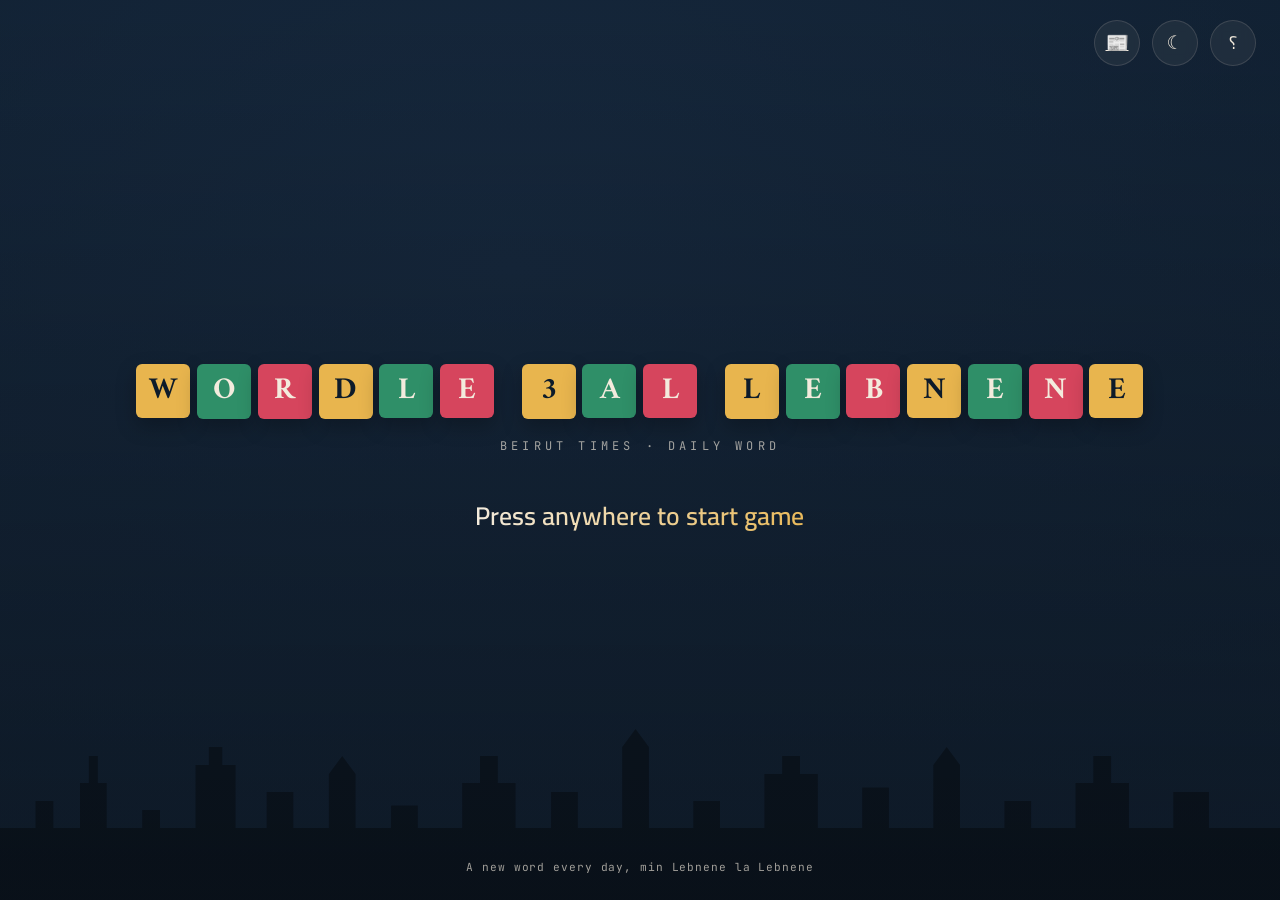
<file: index.html>
<!DOCTYPE html>
<html lang="en">
<head>
  <meta charset="UTF-8">
  <meta name="viewport" content="width=device-width, initial-scale=1.0">
  <title>Wordle 3al Lebnene — Beirut Times</title>
  <meta name="description" content="A daily word game in Lebanese Arabizi. Guess the word before you run out of tries.">

  <!-- Bootstrap 5 (used across internal pages; layout on this page is hand-written flexbox) -->
  <link href="https://cdn.jsdelivr.net/npm/bootstrap@5.3.3/dist/css/bootstrap.min.css" rel="stylesheet">

  <!-- Fonts: Amiri (display, Arabic-rooted serif), Cairo (bilingual UI sans), JetBrains Mono (utility/labels) -->
  <link rel="preconnect" href="https://fonts.googleapis.com">
  <link rel="preconnect" href="https://fonts.gstatic.com" crossorigin>
  <link href="https://fonts.googleapis.com/css2?family=Amiri:wght@400;700&family=Cairo:wght@400;600;800&family=JetBrains+Mono:wght@400;600&display=swap" rel="stylesheet">

  <link rel="stylesheet" href="css/style.css">
</head>
<body>

  <!-- Animated backdrop: gradient + drifting sparkle layer, the gradient stays as a readability overlay. -->
  <div class="backdrop" id="bg-photo" aria-hidden="true">
    <div class="backdrop__gradient"></div>
    <div class="backdrop__sparkles" id="sparkle-layer"></div>
    <svg class="backdrop__skyline" viewBox="0 0 1440 220" preserveAspectRatio="none" aria-hidden="true">
      <path d="M0,220 L0,140 L40,140 L40,110 L60,110 L60,140 L90,140 L90,90 L100,90 L100,60 L110,60 L110,90 L120,90 L120,140 L160,140 L160,120 L180,120 L180,140 L220,140 L220,70 L235,70 L235,50 L250,50 L250,70 L265,70 L265,140 L300,140 L300,100 L330,100 L330,140 L370,140 L370,80 L385,60 L400,80 L400,140 L440,140 L440,115 L470,115 L470,140 L520,140 L520,90 L540,90 L540,60 L560,60 L560,90 L580,90 L580,140 L620,140 L620,100 L650,100 L650,140 L700,140 L700,50 L715,30 L730,50 L730,140 L780,140 L780,110 L810,110 L810,140 L860,140 L860,80 L880,80 L880,60 L900,60 L900,80 L920,80 L920,140 L970,140 L970,95 L1000,95 L1000,140 L1050,140 L1050,70 L1065,50 L1080,70 L1080,140 L1130,140 L1130,110 L1160,110 L1160,140 L1210,140 L1210,90 L1230,90 L1230,60 L1250,60 L1250,90 L1270,90 L1270,140 L1320,140 L1320,100 L1360,100 L1360,140 L1440,140 L1440,220 Z" />
    </svg>
  </div>

  <!-- Top utility bar -->
  <header class="topbar">
    <a class="icon-btn" id="about-link" href="about.html" aria-label="About Wordle & reader testimonials" title="About & testimonials">
      <span class="icon-btn__glyph" aria-hidden="true">📰</span>
    </a>
    <button type="button" class="icon-btn" id="theme-toggle" aria-label="Switch between dark and light mode" title="Toggle theme">
      <span class="icon-btn__glyph" id="theme-icon" aria-hidden="true">☾</span>
    </button>
    <button type="button" class="icon-btn" id="info-btn" aria-haspopup="dialog" aria-controls="info-modal" aria-label="How to play, history and description" title="About the game">
      <span class="icon-btn__glyph" aria-hidden="true">؟</span>
    </button>
  </header>

  <!-- Main start screen -->
  <main class="hero" id="start-zone">
    <div class="hero__content">
      <h1 class="tile-title" id="tile-title" aria-label="Wordle 3al Lebnene">
        <!-- Tiles are injected by JS so each letter can flip in on its own beat -->
      </h1>
      <p class="hero__masthead">Beirut Times &middot; Daily Word</p>

      <p class="hero__prompt" id="press-prompt">Press anywhere to start game</p>
    </div>
    <p class="hero__hint">A new word every day, min Lebnene la Lebnene</p>
  </main>


  <!-- Game screen: board + on-screen keyboard. Hidden until a game starts. -->
  <section class="game-screen" id="game-screen" hidden>
    <!-- Ambient weather (rain/snow/thunder/meteor), picked fresh each game -->
    <div class="weather-layer" id="weather-layer" aria-hidden="true"></div>
    <!-- Lightning flash used for the power-outage hazard -->
    <div class="outage-overlay" id="outage-overlay" style="z-index: -1;" aria-hidden="true"></div>
    <!-- Centered animated popup shown while the keyboard is down -->
    <div class="outage-popup" id="outage-popup" role="status" aria-live="assertive">
      <span class="outage-popup__icon" aria-hidden="true">⚡</span>
      <span class="outage-popup__text">Power outage! Keyboard is down…</span>
    </div>

    <header class="game-topbar">
      <button type="button" class="icon-btn" id="game-back-btn" aria-label="Back to main menu" title="Back to menu">
        <span class="icon-btn__glyph" aria-hidden="true">←</span>
      </button>
      <p class="game-topbar__title">Beirut Times &middot; Wordle</p>
      <div class="game-topbar__right">
        <button type="button" class="hint-btn" id="hint-btn" title="Reveal a letter — costs 1 try">
          <span aria-hidden="true">💡</span> <span id="hint-count">2</span>
        </button>
        <p class="game-topbar__tries" id="game-tries">Try 1/6</p>
      </div>
    </header>

    <div class="game-board" id="game-board" aria-label="Wordle board"></div>

    <p class="game-message" id="game-message" aria-live="polite"></p>

    <p class="game-theme" id="game-theme" aria-live="polite"></p>

    <div class="keyboard" id="keyboard" aria-label="On-screen keyboard"></div>
  </section>

  <!-- Info modal: gameplay / history / description, paginated -->
  <div class="modal-backdrop-custom" id="info-modal-backdrop" hidden></div>
  <section class="info-modal" id="info-modal" role="dialog" aria-modal="true" aria-labelledby="info-modal-title" hidden>
    <div class="info-modal__panel">
      <header class="info-modal__header">
        <h2 id="info-modal-title">About The Original Wordle Game </h2>
        <button type="button" class="icon-btn icon-btn--ghost" id="info-close" aria-label="Close">✕</button>
      </header>

      <!-- Loading state -->
      <div class="info-modal__state" id="info-loading">
        <div class="spinner" aria-hidden="true"></div>
        <p>Fetching today's rules from the newsroom…</p>
      </div>

      <!-- Error state -->
      <div class="info-modal__state" id="info-error" hidden>
        <p>Couldn't reach the Beirut Times desk. The connection dropped.</p>
        <button type="button" class="btn-primary" id="info-retry">Try again</button>
      </div>

      <!-- Loaded content: 3 paginated cards (gameplay / history / description) -->
      <div class="info-modal__body" id="info-body" hidden>
        <div class="card info-card" id="info-card">
          <div class="card-body">
            <span class="info-card__eyebrow" id="info-card-eyebrow">Gameplay</span>
            <h3 class="info-card__title" id="info-card-title"></h3>
            <p class="info-card__text" id="info-card-text"></p>
          </div>
        </div>

        <nav class="pager" aria-label="About sections">
          <button type="button" class="pager__arrow" id="pager-prev" aria-label="Previous section">‹</button>
          <div class="pager__dots" id="pager-dots"></div>
          <button type="button" class="pager__arrow" id="pager-next" aria-label="Next section">›</button>
        </nav>
      </div>
    </div>
  </section>

  <!-- Result modal: shown when a game finishes (win or loss) -->
  <div class="modal-backdrop-custom" id="result-modal-backdrop" hidden></div>
  <section class="info-modal result-modal" id="result-modal" role="dialog" aria-modal="true" aria-labelledby="result-modal-title" hidden>
    <div class="info-modal__panel result-modal__panel">
      <header class="info-modal__header">
        <h2 id="result-modal-title">Game over</h2>
      </header>

      <p class="result-modal__word">The word was <span id="result-word"></span></p>

      <div class="result-modal__stats" id="result-stats"></div>

      <div class="result-modal__actions">
        <button type="button" class="btn-primary" id="result-new-game">Play again</button>
        <button type="button" class="btn-secondary" id="result-main-menu">Main menu</button>
      </div>
    </div>
  </section>

  <script src="js/main.js" type="module"></script>
</body>
</html>
</file>
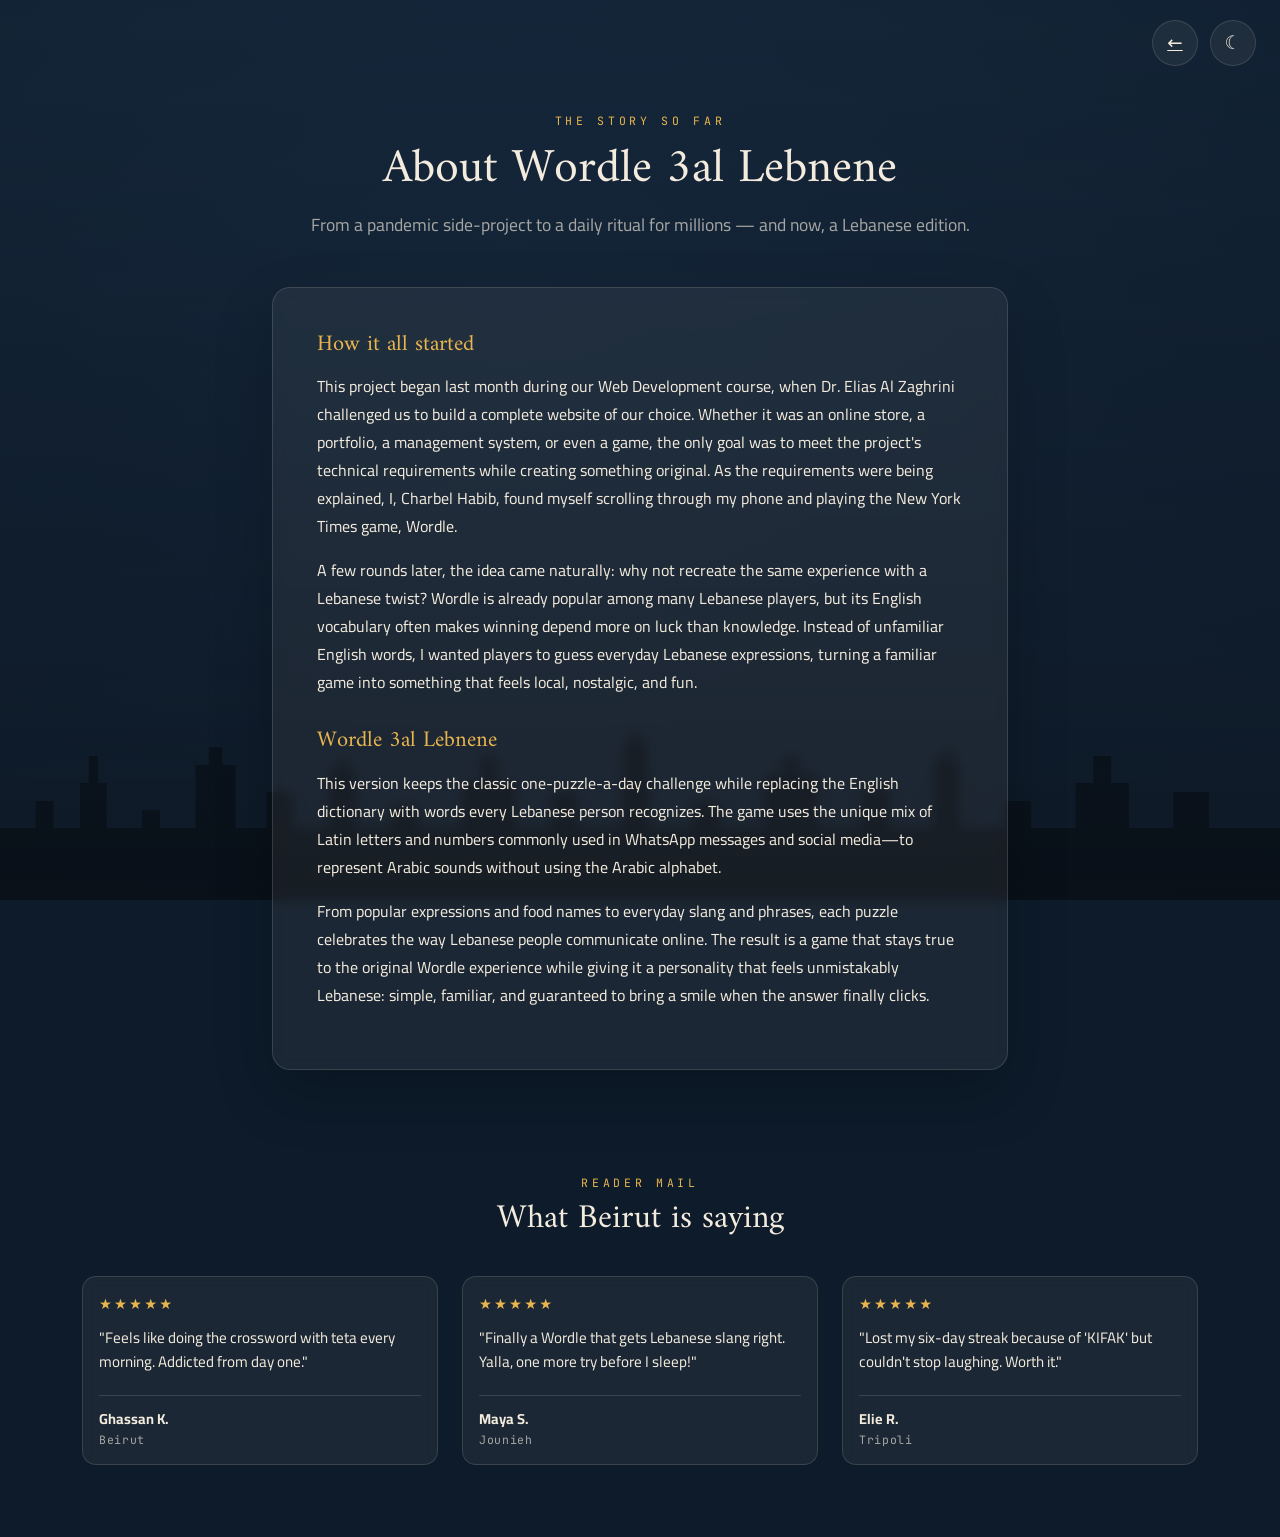
<file: about.html>
<!DOCTYPE html>
<html lang="en">
<head>
  <meta charset="UTF-8">
  <meta name="viewport" content="width=device-width, initial-scale=1.0">
  <title>About Wordle &amp; Testimonials — Beirut Times</title>
  <meta name="description" content="The history of Wordle and what Beirut is saying about Wordle 3al Lebnene.">

  <!-- Bootstrap 5 (used across internal pages; layout on this page is hand-written flexbox) -->
  <link href="https://cdn.jsdelivr.net/npm/bootstrap@5.3.3/dist/css/bootstrap.min.css" rel="stylesheet">

  <!-- Fonts: Amiri (display, Arabic-rooted serif), Cairo (bilingual UI sans), JetBrains Mono (utility/labels) -->
  <link rel="preconnect" href="https://fonts.googleapis.com">
  <link rel="preconnect" href="https://fonts.gstatic.com" crossorigin>
  <link href="https://fonts.googleapis.com/css2?family=Amiri:wght@400;700&family=Cairo:wght@400;600;800&family=JetBrains+Mono:wght@400;600&display=swap" rel="stylesheet">

  <link rel="stylesheet" href="css/style.css">
</head>
<body>

  <!-- Animated backdrop: gradient + drifting sparkle layer, same as the main menu -->
  <div class="backdrop" id="bg-photo" aria-hidden="true">
    <div class="backdrop__gradient"></div>
    <div class="backdrop__sparkles" id="sparkle-layer"></div>
    <svg class="backdrop__skyline" viewBox="0 0 1440 220" preserveAspectRatio="none" aria-hidden="true">
      <path d="M0,220 L0,140 L40,140 L40,110 L60,110 L60,140 L90,140 L90,90 L100,90 L100,60 L110,60 L110,90 L120,90 L120,140 L160,140 L160,120 L180,120 L180,140 L220,140 L220,70 L235,70 L235,50 L250,50 L250,70 L265,70 L265,140 L300,140 L300,100 L330,100 L330,140 L370,140 L370,80 L385,60 L400,80 L400,140 L440,140 L440,115 L470,115 L470,140 L520,140 L520,90 L540,90 L540,60 L560,60 L560,90 L580,90 L580,140 L620,140 L620,100 L650,100 L650,140 L700,140 L700,50 L715,30 L730,50 L730,140 L780,140 L780,110 L810,110 L810,140 L860,140 L860,80 L880,80 L880,60 L900,60 L900,80 L920,80 L920,140 L970,140 L970,95 L1000,95 L1000,140 L1050,140 L1050,70 L1065,50 L1080,70 L1080,140 L1130,140 L1130,110 L1160,110 L1160,140 L1210,140 L1210,90 L1230,90 L1230,60 L1250,60 L1250,90 L1270,90 L1270,140 L1320,140 L1320,100 L1360,100 L1360,140 L1440,140 L1440,220 Z" />
    </svg>
  </div>

  <!-- Top utility bar -->
  <header class="topbar">
    <a class="icon-btn" id="home-link" href="index.html" aria-label="Back to main menu" title="Back to menu">
      <span class="icon-btn__glyph" aria-hidden="true">←</span>
    </a>
    <button type="button" class="icon-btn" id="theme-toggle" aria-label="Switch between dark and light mode" title="Toggle theme">
      <span class="icon-btn__glyph" id="theme-icon" aria-hidden="true">☾</span>
    </button>
  </header>

  <main class="about-page">
    <!-- About Wordle: history section -->
    <section class="about-hero">
      <div class="container">
        <p class="about-hero__eyebrow">The story so far</p>
        <h1 class="about-hero__title">About Wordle 3al Lebnene</h1>
        <p class="about-hero__subtitle">From a pandemic side-project to a daily ritual for millions &mdash; and now, a Lebanese edition.</p>
      </div>
    </section>

    <section class="about-article">
      <div class="container">
        <div class="about-article__card">
          <h2 class="about-article__title">How it all started</h2>
          <p class="about-article__text">
            This project began last month during our Web Development course, 
            when Dr. Elias Al Zaghrini challenged us to build a complete website of our choice.
            Whether it was an online store, a portfolio, a management system, or even a game, 
            the only goal was to meet the project's technical requirements while creating something original.
            As the requirements were being explained, I, Charbel Habib, found myself scrolling through my phone
            and playing the New York Times game, Wordle.
          </p>
          <p class="about-article__text">
            A few rounds later, the idea came naturally: why not recreate the same experience with a Lebanese twist?
            Wordle is already popular among many Lebanese players, but its English vocabulary often makes winning 
            depend more on luck than knowledge. Instead of unfamiliar English words, I wanted players to guess everyday 
            Lebanese expressions, turning a familiar game into something that feels local, nostalgic, and fun.
          </p>
          <h2 class="about-article__title">Wordle 3al Lebnene</h2>
          <p class="about-article__text">
            This version keeps the classic one-puzzle-a-day challenge while replacing the English dictionary
            with words every Lebanese person recognizes. The game uses the unique mix of Latin letters and 
            numbers commonly used in WhatsApp messages and social media—to represent Arabic sounds without
            using the Arabic alphabet.
          </p>
          <p class="about-article__text">
            From popular expressions and food names to everyday slang and phrases, each puzzle celebrates the
            way Lebanese people communicate online. The result is a game that stays true to the original Wordle
            experience while giving it a personality that feels unmistakably Lebanese: simple, familiar, 
            and guaranteed to bring a smile when the answer finally clicks.
        </div>
      </div>
    </section>

    <!-- Testimonials: static Bootstrap cards -->
    <section class="testimonials" id="testimonials">
      <div class="container">
        <p class="testimonials__eyebrow">Reader mail</p>
        <h2 class="testimonials__title">What Beirut is saying</h2>

        <div class="row g-4 justify-content-center">
          <div class="col-12 col-md-6 col-lg-4">
            <div class="card testimonial-card h-100">
              <div class="card-body">
                <p class="testimonial-card__stars" aria-hidden="true">★★★★★</p>
                <p class="card-text testimonial-card__quote">"Feels like doing the crossword with teta every morning. Addicted from day one."</p>
                <div class="testimonial-card__author">
                  <span class="testimonial-card__name">Ghassan K.</span>
                  <span class="testimonial-card__role">Beirut</span>
                </div>
              </div>
            </div>
          </div>

          <div class="col-12 col-md-6 col-lg-4">
            <div class="card testimonial-card h-100">
              <div class="card-body">
                <p class="testimonial-card__stars" aria-hidden="true">★★★★★</p>
                <p class="card-text testimonial-card__quote">"Finally a Wordle that gets Lebanese slang right. Yalla, one more try before I sleep!"</p>
                <div class="testimonial-card__author">
                  <span class="testimonial-card__name">Maya S.</span>
                  <span class="testimonial-card__role">Jounieh</span>
                </div>
              </div>
            </div>
          </div>

          <div class="col-12 col-md-6 col-lg-4">
            <div class="card testimonial-card h-100">
              <div class="card-body">
                <p class="testimonial-card__stars" aria-hidden="true">★★★★★</p>
                <p class="card-text testimonial-card__quote">"Lost my six-day streak because of 'KIFAK' but couldn't stop laughing. Worth it."</p>
                <div class="testimonial-card__author">
                  <span class="testimonial-card__name">Elie R.</span>
                  <span class="testimonial-card__role">Tripoli</span>
                </div>
              </div>
            </div>
          </div>
        </div>
      </div>
    </section>
  </main>

  <script src="js/about.js" type="module"></script>
</body>
</html>
</file>
<file: css/style.css>
/* =========================================================
   3al Lebnene — Beirut Times
   Design tokens
   ========================================================= */
:root {
  /* Beirut night palette */
  --bg-night-1: #0d1b2a;
  --bg-night-2: #16283d;
  --cedar: #1b6b4c;
  --cedar-light: #2f8f68;
  --sea-gold: #e8b54e;
  --bougainvillea: #d6455d;
  --cream: #f3ebdd;
  --ink: #16222e;

  /* Semantic tokens (dark = default) */
  --color-bg-1: var(--bg-night-1);
  --color-bg-2: var(--bg-night-2);
  --color-text: var(--cream);
  --color-text-muted: rgba(243, 235, 221, 0.65);
  --color-accent: var(--sea-gold);
  --color-accent-2: var(--bougainvillea);
  --color-cedar: var(--cedar-light);
  --color-surface: rgba(243, 235, 221, 0.06);
  --color-surface-border: rgba(243, 235, 221, 0.14);
  --color-skyline: rgba(0, 0, 0, 0.35);

  --font-display: 'Amiri', 'Georgia', serif;
  --font-body: 'Cairo', system-ui, sans-serif;
  --font-mono: 'JetBrains Mono', ui-monospace, monospace;

  --transition-theme: 500ms ease;

  /* Wordle board feedback */
  --tile-correct: var(--cedar-light);
  --tile-present: var(--sea-gold);
  --tile-absent: rgba(243, 235, 221, 0.16);
  --tile-absent-text: var(--color-text-muted);
}

[data-theme="light"] {
  --color-bg-1: var(--cream);
  --color-bg-2: #eae0cc;
  --color-text: var(--ink);
  --color-text-muted: rgba(22, 34, 46, 0.62);
  --color-accent: var(--bougainvillea);
  --color-accent-2: var(--cedar);
  --color-cedar: var(--cedar);
  --color-surface: rgba(22, 34, 46, 0.05);
  --color-surface-border: rgba(22, 34, 46, 0.12);
  --color-skyline: rgba(22, 34, 46, 0.12);

  --tile-absent: rgba(22, 34, 46, 0.14);
}

/* =========================================================
   Base
   ========================================================= */
* {
  box-sizing: border-box;
}

html, body {
  height: 100%;
}

body {
  margin: 0;
  font-family: var(--font-body);
  color: var(--color-text);
  background: var(--color-bg-1);
  overflow-x: hidden;
  transition: background var(--transition-theme), color var(--transition-theme);
}

button {
  font-family: inherit;
  cursor: pointer;
}

h1, h2, h3 {
  font-family: var(--font-display);
  margin: 0;
}

p {
  margin: 0;
}

@media (prefers-reduced-motion: reduce) {
  *, *::before, *::after {
    animation-duration: 0.001ms !important;
    animation-iteration-count: 1 !important;
    transition-duration: 0.001ms !important;
  }
}

/* =========================================================
   Animated backdrop
   ========================================================= */
.backdrop {
  position: fixed;
  inset: 0;
  z-index: -3;
  background:
    radial-gradient(ellipse at 20% 15%, var(--color-bg-2) 0%, transparent 55%),
    linear-gradient(180deg, var(--color-bg-1) 0%, var(--color-bg-2) 60%, var(--color-bg-1) 100%);
  background-size: 200% 200%;
  animation: driftGradient 22s ease-in-out infinite;
  transition: background var(--transition-theme);
}

/* Placeholder for the user-supplied Beirut skyline photo.*/
@keyframes driftGradient {
  0%, 100% { background-position: 0% 0%; }
  50% { background-position: 100% 100%; }
}

.backdrop__gradient {
  position: absolute;
  inset: 0;
  background: linear-gradient(180deg, transparent 0%, var(--color-skyline) 100%);
}

.backdrop__skyline {
  position: absolute;
  bottom: 0;
  left: 0;
  width: 100%;
  height: 22vh;
  min-height: 140px;
  fill: var(--color-skyline);
  transition: fill var(--transition-theme);
}

.backdrop__sparkles {
  position: absolute;
  inset: 0;
  overflow: hidden;
}

.sparkle {
  position: absolute;
  border-radius: 50%;
  background: var(--color-accent);
  opacity: 0;
  animation: sparkleDrift linear infinite;
}

@keyframes sparkleDrift {
  0% { transform: translateY(0) scale(0.6); opacity: 0; }
  10% { opacity: 0.9; }
  90% { opacity: 0.5; }
  100% { transform: translateY(-40vh) scale(1); opacity: 0; }
}

/* =========================================================
   Top bar
   ========================================================= */
.topbar {
  position: fixed;
  top: 0;
  right: 0;
  z-index: 10;
  display: flex;
  gap: 0.75rem;
  padding: 1.25rem 1.5rem;
}

.icon-btn {
  display: flex;
  align-items: center;
  justify-content: center;
  width: 46px;
  height: 46px;
  border-radius: 50%;
  border: 1px solid var(--color-surface-border);
  background: var(--color-surface);
  backdrop-filter: blur(6px);
  color: var(--color-text);
  transition: transform 200ms ease, background 200ms ease, border-color 200ms ease;
}

.icon-btn:hover {
  transform: translateY(-2px);
  border-color: var(--color-accent);
}

.icon-btn:focus-visible {
  outline: 2px solid var(--color-accent);
  outline-offset: 2px;
}

.icon-btn__glyph {
  font-size: 1.15rem;
  line-height: 1;
}

.icon-btn--ghost {
  width: 38px;
  height: 38px;
}

/* =========================================================
   Hero / start screen
   ========================================================= */
.hero {
  position: relative;
  z-index: 1;
  min-height: 100vh;
  display: flex;
  flex-direction: column;
  align-items: center;
  justify-content: center;
  text-align: center;
  padding: 2rem 1.5rem;
  cursor: pointer;
}

.hero__content {
  display: flex;
  flex-direction: column;
  align-items: center;
  gap: 0.9rem;
}

/* Tile title: each letter is an injected .tile span, flip-in staggered */
.tile-title {
  display: flex;
  flex-wrap: wrap;
  justify-content: center;
  gap: 0.4rem;
  margin-bottom: 0.25rem;
}

.tile {
  --delay: 0s;
  display: inline-flex;
  align-items: center;
  justify-content: center;
  width: clamp(2.1rem, 6vw, 3.4rem);
  height: clamp(2.1rem, 6vw, 3.4rem);
  font-size: clamp(1.1rem, 3vw, 1.9rem);
  font-weight: 700;
  color: var(--bg-night-1);
  background: var(--color-accent);
  border-radius: 6px;
  transform-style: preserve-3d;
  transform: rotateX(90deg);
  animation: tileFlip 560ms ease forwards, tileFloat 4.5s ease-in-out infinite;
  animation-delay: var(--delay), calc(var(--delay) + 700ms);
  box-shadow: 0 8px 20px rgba(0,0,0,0.25);
  cursor: default;
}

.tile--cedar { background: var(--color-cedar); color: var(--cream); }
.tile--accent2 { background: var(--color-accent-2); color: var(--cream); }
.tile--gap { background: transparent; box-shadow: none; width: 0.9rem; animation: none; }

.tile__letter {
  display: inline-block;
  transition: transform 220ms cubic-bezier(0.34, 1.56, 0.64, 1), text-shadow 220ms ease;
}

.tile:hover .tile__letter {
  transform: scale(1.45);
  text-shadow: 0 0 14px rgba(255, 255, 255, 0.55);
}

.tile:hover {
  z-index: 2;
  box-shadow: 0 12px 26px rgba(0,0,0,0.35);
}

@keyframes tileFlip {
  0% { transform: rotateX(90deg); opacity: 0; }
  60% { transform: rotateX(-12deg); opacity: 1; }
  100% { transform: rotateX(0deg); opacity: 1; }
}

@keyframes tileFloat {
  0%, 100% { transform: translateY(0); }
  50% { transform: translateY(-6px); }
}

.hero__masthead {
  font-family: var(--font-mono);
  font-size: 0.75rem;
  letter-spacing: 0.35em;
  text-transform: uppercase;
  color: var(--color-text-muted);
}

.hero__prompt {
  margin-top: 1.75rem;
  font-family: var(--font-body);
  font-weight: 600;
  font-size: clamp(1.1rem, 2.4vw, 1.6rem);
  color: var(--color-text);
  background: linear-gradient(90deg, var(--color-text) 0%, var(--color-accent) 50%, var(--color-text) 100%);
  background-size: 220% auto;
  -webkit-background-clip: text;
  background-clip: text;
  -webkit-text-fill-color: transparent;
  animation: shimmerText 3.2s linear infinite, pulseScale 2.4s ease-in-out infinite;
}

@keyframes shimmerText {
  0% { background-position: 0% 50%; }
  100% { background-position: 220% 50%; }
}

@keyframes pulseScale {
  0%, 100% { transform: scale(1); opacity: 0.92; }
  50% { transform: scale(1.035); opacity: 1; }
}

.hero__hint {
  position: absolute;
  bottom: 1.5rem;
  left: 50%;
  transform: translateX(-50%);
  font-family: var(--font-mono);
  font-size: 0.7rem;
  letter-spacing: 0.08em;
  color: var(--color-text-muted);
}

/* =========================================================
   About page — history article + testimonials
   ========================================================= */
.about-page {
  position: relative;
  z-index: 1;
  padding-top: 5.5rem;
}

.about-hero {
  padding: 1.5rem 1.5rem 3rem;
  text-align: center;
}

.about-hero__eyebrow {
  font-family: var(--font-mono);
  font-size: 0.72rem;
  letter-spacing: 0.32em;
  text-transform: uppercase;
  color: var(--color-accent);
  margin-bottom: 0.75rem;
}

.about-hero__title {
  font-size: clamp(2rem, 6vw, 3rem);
  color: var(--color-text);
  margin-bottom: 0.75rem;
}

.about-hero__subtitle {
  max-width: 42rem;
  margin: 0 auto;
  color: var(--color-text-muted);
  font-size: clamp(0.95rem, 2vw, 1.1rem);
  line-height: 1.6;
}

.about-article {
  padding: 0 1.5rem 3.5rem;
}

.about-article__card {
  max-width: 46rem;
  margin: 0 auto;
  background: var(--color-surface);
  border: 1px solid var(--color-surface-border);
  border-radius: 18px;
  padding: clamp(1.5rem, 4vw, 2.75rem);
  backdrop-filter: blur(6px);
  box-shadow: 0 24px 60px rgba(0, 0, 0, 0.2);
}

.about-article__title {
  font-size: clamp(1.15rem, 2.6vw, 1.4rem);
  color: var(--color-accent);
  margin-bottom: 0.85rem;
}

.about-article__title:not(:first-child) {
  margin-top: 2rem;
}

.about-article__text {
  color: var(--color-text);
  line-height: 1.75;
  font-size: clamp(0.92rem, 1.8vw, 1rem);
  margin-bottom: 1rem;
}

/* ======================================
   Testimonials — static Bootstrap cards 
   ====================================== */
.testimonials {
  position: relative;
  z-index: 1;
  padding: 3rem 1.5rem 4.5rem;
  text-align: center;
}

.testimonials__eyebrow {
  font-family: var(--font-mono);
  font-size: 0.72rem;
  letter-spacing: 0.32em;
  text-transform: uppercase;
  color: var(--color-accent);
  margin-bottom: 0.5rem;
}

.testimonials__title {
  font-size: clamp(1.5rem, 4vw, 2.1rem);
  color: var(--color-text);
  margin-bottom: 2.25rem;
}

.testimonial-card {
  background: var(--color-surface);
  border: 1px solid var(--color-surface-border);
  border-radius: 14px;
  color: var(--color-text);
  text-align: left;
  backdrop-filter: blur(6px);
  transition: transform 200ms ease, border-color 200ms ease;
}

.testimonial-card:hover {
  transform: translateY(-4px);
  border-color: var(--color-accent);
}

.testimonial-card__stars {
  color: var(--color-accent);
  letter-spacing: 0.15em;
  margin-bottom: 0.75rem;
  font-size: 0.9rem;
}

.testimonial-card__quote {
  color: var(--color-text);
  line-height: 1.6;
  font-size: 0.95rem;
  margin-bottom: 1.25rem;
}

.testimonial-card__author {
  display: flex;
  flex-direction: column;
  gap: 0.1rem;
  border-top: 1px solid var(--color-surface-border);
  padding-top: 0.75rem;
}

.testimonial-card__name {
  font-weight: 700;
  font-family: var(--font-body);
  font-size: 0.9rem;
}

.testimonial-card__role {
  font-family: var(--font-mono);
  font-size: 0.72rem;
  letter-spacing: 0.06em;
  color: var(--color-text-muted);
}

/* =========================================================
   Info modal
   ========================================================= */
.modal-backdrop-custom {
  position: fixed;
  inset: 0;
  z-index: 20;
  background: rgba(13, 27, 42, 0.55);
  backdrop-filter: blur(3px);
}

.info-modal {
  position: fixed;
  inset: 0;
  z-index: 21;
  display: flex;
  align-items: center;
  justify-content: center;
  padding: 1.5rem;
}

.info-modal__panel {
  width: min(560px, 100%);
  background: var(--color-bg-2);
  border: 1px solid var(--color-surface-border);
  border-radius: 16px;
  box-shadow: 0 24px 60px rgba(0,0,0,0.35);
  padding: 1.75rem;
  animation: modalRise 320ms ease;
}

@keyframes modalRise {
  from { opacity: 0; transform: translateY(16px) scale(0.98); }
  to { opacity: 1; transform: translateY(0) scale(1); }
}

.info-modal__header {
  display: flex;
  align-items: center;
  justify-content: space-between;
  margin-bottom: 1.25rem;
}

.info-modal__header h2 {
  font-size: 1.3rem;
  color: var(--color-text);
}

.info-modal__state {
  display: flex;
  flex-direction: column;
  align-items: center;
  gap: 1rem;
  padding: 2.5rem 1rem;
  text-align: center;
  color: var(--color-text-muted);
  font-family: var(--font-mono);
  font-size: 0.9rem;
}

.spinner {
  width: 34px;
  height: 34px;
  border-radius: 50%;
  border: 3px solid var(--color-surface-border);
  border-top-color: var(--color-accent);
  animation: spin 800ms linear infinite;
}

@keyframes spin {
  to { transform: rotate(360deg); }
}

.btn-primary {
  border: none;
  border-radius: 999px;
  padding: 0.55rem 1.4rem;
  background: var(--color-accent);
  color: var(--bg-night-1);
  font-weight: 700;
  font-family: var(--font-body);
}

.info-card {
  background: var(--color-surface);
  border: 1px solid var(--color-surface-border);
  border-radius: 12px;
  color: var(--color-text);
}

.info-card__eyebrow {
  display: inline-block;
  font-family: var(--font-mono);
  font-size: 0.7rem;
  letter-spacing: 0.18em;
  text-transform: uppercase;
  color: var(--color-accent);
  margin-bottom: 0.5rem;
}

.info-card__title {
  font-size: 1.25rem;
  margin-bottom: 0.6rem;
}

.info-card__text {
  color: var(--color-text-muted);
  line-height: 1.6;
  font-size: 0.95rem;
  max-height: 260px;
  overflow-y: auto;
  padding-right: 0.25rem;
}

.info-card__text p + p {
  margin-top: 0.85rem;
}

.pager {
  display: flex;
  align-items: center;
  justify-content: center;
  gap: 1rem;
  margin-top: 1.5rem;
}

.pager__arrow {
  width: 36px;
  height: 36px;
  border-radius: 50%;
  border: 1px solid var(--color-surface-border);
  background: transparent;
  color: var(--color-text);
  font-size: 1.1rem;
}

.pager__arrow:hover {
  border-color: var(--color-accent);
}

.pager__arrow:disabled {
  opacity: 0.35;
  cursor: not-allowed;
}

.pager__dots {
  display: flex;
  gap: 0.5rem;
}

.pager__dot {
  width: 8px;
  height: 8px;
  border-radius: 50%;
  background: var(--color-surface-border);
  border: none;
  padding: 0;
  transition: background 200ms ease, transform 200ms ease;
}

.pager__dot--active {
  background: var(--color-accent);
  transform: scale(1.25);
}

/* =========================================================
   Game screen — board + keyboard
   ========================================================= */
.hero[hidden],
.game-screen[hidden] {
  display: none;
}

.game-screen {
  position: fixed;
  inset: 0;
  z-index: 5;
  display: flex;
  flex-direction: column;
  align-items: center;
  gap: clamp(1rem, 3vh, 2rem);
  padding: 5.5rem 1rem 2rem;
  min-height: 100vh;
  overflow-y: auto;
  overflow-x: hidden;
}

/* Ambient weather layer — sits behind all game-screen content */
.weather-layer {
  position: absolute;
  inset: 0;
  overflow: hidden;
  pointer-events: none;
  z-index: 0;
}

.weather-drop {
  position: absolute;
  top: -10%;
  width: 2px;
  height: 60px;
  background: linear-gradient(180deg, transparent, rgba(180, 210, 255, 0.55));
  animation: rainFall linear infinite;
}

@keyframes rainFall {
  0% { transform: translateY(-10vh); opacity: 0; }
  10% { opacity: 0.8; }
  100% { transform: translateY(110vh); opacity: 0.4; }
}

.weather-flake {
  position: absolute;
  top: -5%;
  border-radius: 50%;
  background: rgba(255, 255, 255, 0.85);
  animation: snowFall linear infinite;
}

@keyframes snowFall {
  0% { transform: translate(0, -5vh); opacity: 0; }
  10% { opacity: 0.9; }
  50% { transform: translate(14px, 50vh); }
  100% { transform: translate(-10px, 110vh); opacity: 0.6; }
}

.weather-flash,
.outage-overlay {
  position: absolute;
  inset: 0;
  background: radial-gradient(circle at 50% 20%, rgba(255, 255, 255, 0.9), rgba(180, 200, 255, 0.15) 40%, transparent 70%);
  opacity: 0;
}

.weather-flash--active,
.outage-overlay--active {
  animation: lightningFlash 700ms ease-out;
}

@keyframes lightningFlash {
  0% { opacity: 0; }
  8% { opacity: 0.9; }
  16% { opacity: 0.15; }
  24% { opacity: 0.8; }
  35% { opacity: 0; }
  100% { opacity: 0; }
}

.weather-meteor {
  position: absolute;
  width: 3px;
  height: 3px;
  border-radius: 50%;
  background: var(--sea-gold);
  box-shadow: 0 0 12px 2px rgba(232, 181, 78, 0.8);
  animation: meteorShoot ease-in forwards;
}

.weather-meteor::before {
  content: '';
  position: absolute;
  top: 50%;
  right: 100%;
  width: 90px;
  height: 1.5px;
  background: linear-gradient(90deg, transparent, rgba(232, 181, 78, 0.7));
  transform: translateY(-50%);
}

@keyframes meteorShoot {
  0% { transform: translate(0, 0); opacity: 0; }
  8% { opacity: 1; }
  100% { transform: translate(-60vw, 60vh); opacity: 0; }
}

/* Power-outage flash sits above the weather layer but below content */
.outage-overlay {
  z-index: 2;
}

/* Centered animated popup announcing the power outage */
.outage-popup {
  position: fixed;
  top: 50%;
  left: 50%;
  z-index: 30;
  display: flex;
  flex-direction: column;
  align-items: center;
  gap: 0.6rem;
  padding: 1.5rem 2rem;
  border-radius: 16px;
  background: var(--color-bg-2);
  border: 1px solid var(--bougainvillea);
  box-shadow: 0 0 40px rgba(214, 69, 93, 0.45), 0 24px 60px rgba(0, 0, 0, 0.4);
  text-align: center;
  pointer-events: none;
  opacity: 0;
  transform: translate(-50%, -50%) scale(0.85);
}

.outage-popup--active {
  animation: outagePopIn 5000ms ease forwards;
}

@keyframes outagePopIn {
  0% { opacity: 0; transform: translate(-50%, -50%) scale(0.8); }
  10% { opacity: 1; transform: translate(-50%, -50%) scale(1.05); }
  16% { transform: translate(-50%, -50%) scale(1); }
  88% { opacity: 1; transform: translate(-50%, -50%) scale(1); }
  100% { opacity: 0; transform: translate(-50%, -50%) scale(0.9); }
}

.outage-popup__icon {
  font-size: 2.2rem;
  color: var(--sea-gold);
  animation: outageIconFlicker 900ms ease-in-out infinite;
}

@keyframes outageIconFlicker {
  0%, 100% { opacity: 1; }
  45% { opacity: 0.4; }
  55% { opacity: 1; }
  70% { opacity: 0.6; }
}

.outage-popup__text {
  font-family: var(--font-body);
  font-weight: 700;
  font-size: clamp(0.95rem, 2.4vw, 1.15rem);
  color: var(--bougainvillea);
}

.game-topbar,
.game-board,
.game-message,
.game-theme,
.keyboard {
  position: relative;
  z-index: 1;
}

.game-topbar {
  display: flex;
  align-items: center;
  justify-content: space-between;
  width: min(520px, 94vw);
}

.game-topbar__title {
  font-family: var(--font-mono);
  font-size: 0.72rem;
  letter-spacing: 0.28em;
  text-transform: uppercase;
  color: var(--color-text-muted);
}

.game-topbar__tries {
  font-family: var(--font-mono);
  font-size: 0.75rem;
  color: var(--color-text-muted);
  min-width: 3.5rem;
  text-align: right;
}

.game-topbar__right {
  display: flex;
  align-items: center;
  gap: 0.65rem;
}

.hint-btn {
  display: inline-flex;
  align-items: center;
  gap: 0.3rem;
  font-family: var(--font-mono);
  font-size: 0.75rem;
  color: var(--color-text-muted);
  background: var(--color-surface);
  border: 1px solid var(--color-surface-border);
  border-radius: 999px;
  padding: 0.3rem 0.65rem;
  cursor: pointer;
  transition: border-color 150ms ease, color 150ms ease, transform 100ms ease;
}

.hint-btn:hover:not(:disabled) {
  border-color: var(--color-accent);
  color: var(--color-text);
  transform: translateY(-1px);
}

.hint-btn:disabled {
  opacity: 0.4;
  cursor: not-allowed;
}

.game-board {
  display: flex;
  flex-direction: column;
  gap: 0.45rem;
}

.board-row {
  display: flex;
  gap: 0.45rem;
  justify-content: center;
}

.board-row--shake {
  animation: rowShake 500ms ease;
}

.board-row--locked {
  opacity: 0.25;
  filter: grayscale(1);
  transition: opacity 300ms ease, filter 300ms ease;
}

@keyframes rowShake {
  10%, 90% { transform: translateX(-2px); }
  20%, 80% { transform: translateX(4px); }
  30%, 50%, 70% { transform: translateX(-8px); }
  40%, 60% { transform: translateX(8px); }
}

.game-board--quake {
  animation: boardQuake 700ms ease;
}

@keyframes boardQuake {
  10%, 90% { transform: translate(-1px, 0); }
  20%, 80% { transform: translate(3px, -2px); }
  30%, 50%, 70% { transform: translate(-6px, 2px); }
  40%, 60% { transform: translate(6px, -3px); }
}

.board-tile {
  width: clamp(2.4rem, 9vw, 3.6rem);
  height: clamp(2.4rem, 9vw, 3.6rem);
  display: flex;
  align-items: center;
  justify-content: center;
  border: 2px solid var(--color-surface-border);
  border-radius: 8px;
  font-family: var(--font-display);
  font-weight: 700;
  font-size: clamp(1.1rem, 3.5vw, 1.8rem);
  color: var(--color-text);
  background: transparent;
  text-transform: uppercase;
  transition: border-color 150ms ease, transform 100ms ease;
}

.board-tile--filled {
  border-color: var(--color-accent);
  transform: scale(1.04);
}

.board-tile--flip {
  animation: tileFlipReveal 500ms ease forwards;
}

@keyframes tileFlipReveal {
  0% { transform: rotateX(0); }
  50% { transform: rotateX(90deg); }
  100% { transform: rotateX(0); }
}

.board-tile--bounce {
  animation: tileBounce 800ms ease;
}

@keyframes tileBounce {
  0%, 20% { transform: translateY(0); }
  40% { transform: translateY(-18px); }
  50% { transform: translateY(0); }
  60% { transform: translateY(-8px); }
  80% { transform: translateY(0); }
}

.board-tile--correct {
  background: var(--tile-correct);
  border-color: var(--tile-correct);
  color: #fff;
}

.board-tile--present {
  background: var(--tile-present);
  border-color: var(--tile-present);
  color: var(--bg-night-1);
}

.board-tile--absent {
  background: var(--tile-absent);
  border-color: var(--tile-absent);
  color: var(--tile-absent-text);
}

.game-message {
  min-height: 1.4rem;
  font-family: var(--font-mono);
  font-size: 0.8rem;
  color: var(--color-text);
  background: var(--color-surface);
  border: 1px solid var(--color-surface-border);
  padding: 0.4rem 0.9rem;
  border-radius: 999px;
  opacity: 0;
  transform: translateY(-6px);
  transition: opacity 200ms ease, transform 200ms ease;
  pointer-events: none;
}

.game-message--visible {
  opacity: 1;
  transform: translateY(0);
}

.game-theme {
  font-family: var(--font-display);
  font-weight: 700;
  font-size: clamp(1rem, 3vw, 1.35rem);
  text-align: center;
  color: var(--bougainvillea);
  text-shadow: 0 0 12px rgba(214, 69, 93, 0.6);
  letter-spacing: 0.04em;
  animation: themePulse 2.2s ease-in-out infinite;
}

@keyframes themePulse {
  0%, 100% { opacity: 0.75; transform: scale(1); text-shadow: 0 0 8px rgba(214, 69, 93, 0.45); }
  50% { opacity: 1; transform: scale(1.04); text-shadow: 0 0 18px rgba(214, 69, 93, 0.85); }
}

.keyboard {
  display: flex;
  flex-direction: column;
  gap: 0.5rem;
  width: min(520px, 94vw);
  transition: opacity 300ms ease;
}

.keyboard--outage {
  opacity: 0;
  pointer-events: none;
}

.keyboard-row {
  display: flex;
  justify-content: center;
  gap: 0.4rem;
}

.key {
  min-width: 2.1rem;
  height: 3rem;
  flex: 1;
  max-width: 2.8rem;
  padding: 0 0.4rem;
  border-radius: 6px;
  border: 1px solid var(--color-surface-border);
  background: var(--color-surface);
  color: var(--color-text);
  font-weight: 600;
  font-family: var(--font-body);
  font-size: 0.9rem;
  transition: background 150ms ease, transform 100ms ease, border-color 150ms ease;
}

.key:hover {
  border-color: var(--color-accent);
  transform: translateY(-1px);
}

.key--wide {
  max-width: 4rem;
  font-size: 0.7rem;
}

.key--correct {
  background: var(--tile-correct);
  border-color: var(--tile-correct);
  color: #fff;
}

.key--present {
  background: var(--tile-present);
  border-color: var(--tile-present);
  color: var(--bg-night-1);
}

.key--absent {
  background: var(--tile-absent);
  border-color: var(--tile-absent);
  color: var(--tile-absent-text);
}

/* =========================================================
   Result modal
   ========================================================= */
.result-modal__word {
  font-family: var(--font-mono);
  letter-spacing: 0.12em;
  color: var(--color-text-muted);
  margin-bottom: 1.25rem;
}

.result-modal__word span {
  color: var(--color-accent);
  font-weight: 700;
}

.result-modal__stats {
  display: flex;
  gap: 1rem;
  justify-content: center;
  margin-bottom: 1.5rem;
}

.result-stat {
  display: flex;
  flex-direction: column;
  align-items: center;
  gap: 0.2rem;
  background: var(--color-surface);
  border: 1px solid var(--color-surface-border);
  border-radius: 10px;
  padding: 0.75rem 1.25rem;
  min-width: 5rem;
}

.result-stat__value {
  font-family: var(--font-display);
  font-size: 1.4rem;
  font-weight: 700;
}

.result-stat__label {
  font-family: var(--font-mono);
  font-size: 0.65rem;
  letter-spacing: 0.12em;
  text-transform: uppercase;
  color: var(--color-text-muted);
}

.result-modal__actions {
  display: flex;
  gap: 0.75rem;
  justify-content: center;
}

.btn-secondary {
  border: 1px solid var(--color-surface-border);
  border-radius: 999px;
  padding: 0.55rem 1.4rem;
  background: transparent;
  color: var(--color-text);
  font-weight: 700;
  font-family: var(--font-body);
  transition: border-color 150ms ease, transform 100ms ease;
}

.btn-secondary:hover {
  border-color: var(--color-accent);
  transform: translateY(-1px);
}

/* =========================================================
   Responsive
   ========================================================= */
@media (max-width: 480px) {
  .tile {
    width: clamp(1.7rem, 8vw, 2.6rem);
    height: clamp(1.7rem, 8vw, 2.6rem);
  }

  .info-modal__panel {
    padding: 1.25rem;
  }

  .board-tile {
    width: clamp(2rem, 10vw, 2.8rem);
    height: clamp(2rem, 10vw, 2.8rem);
  }

  .key {
    height: 2.6rem;
    min-width: 1.7rem;
    font-size: 0.8rem;
  }

  .key--wide {
    max-width: 3.2rem;
    font-size: 0.62rem;
  }
}
</file>
